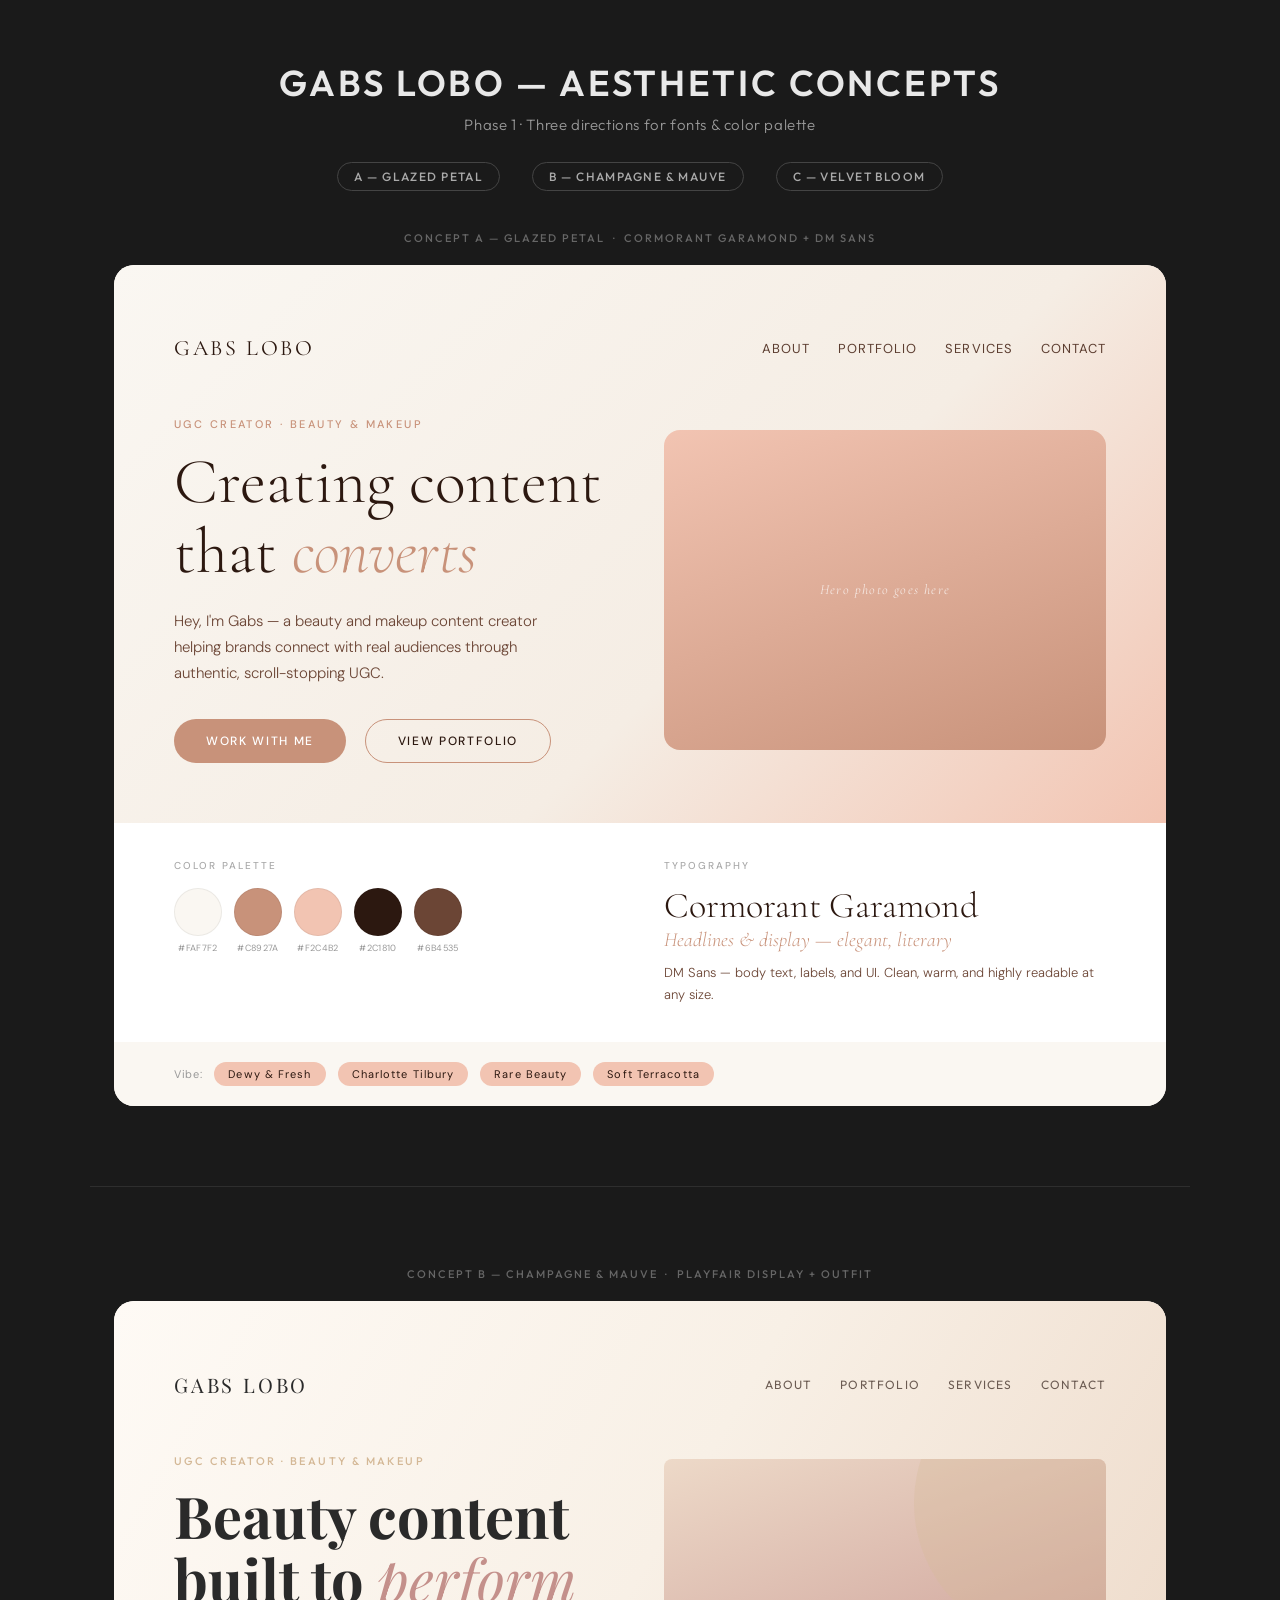
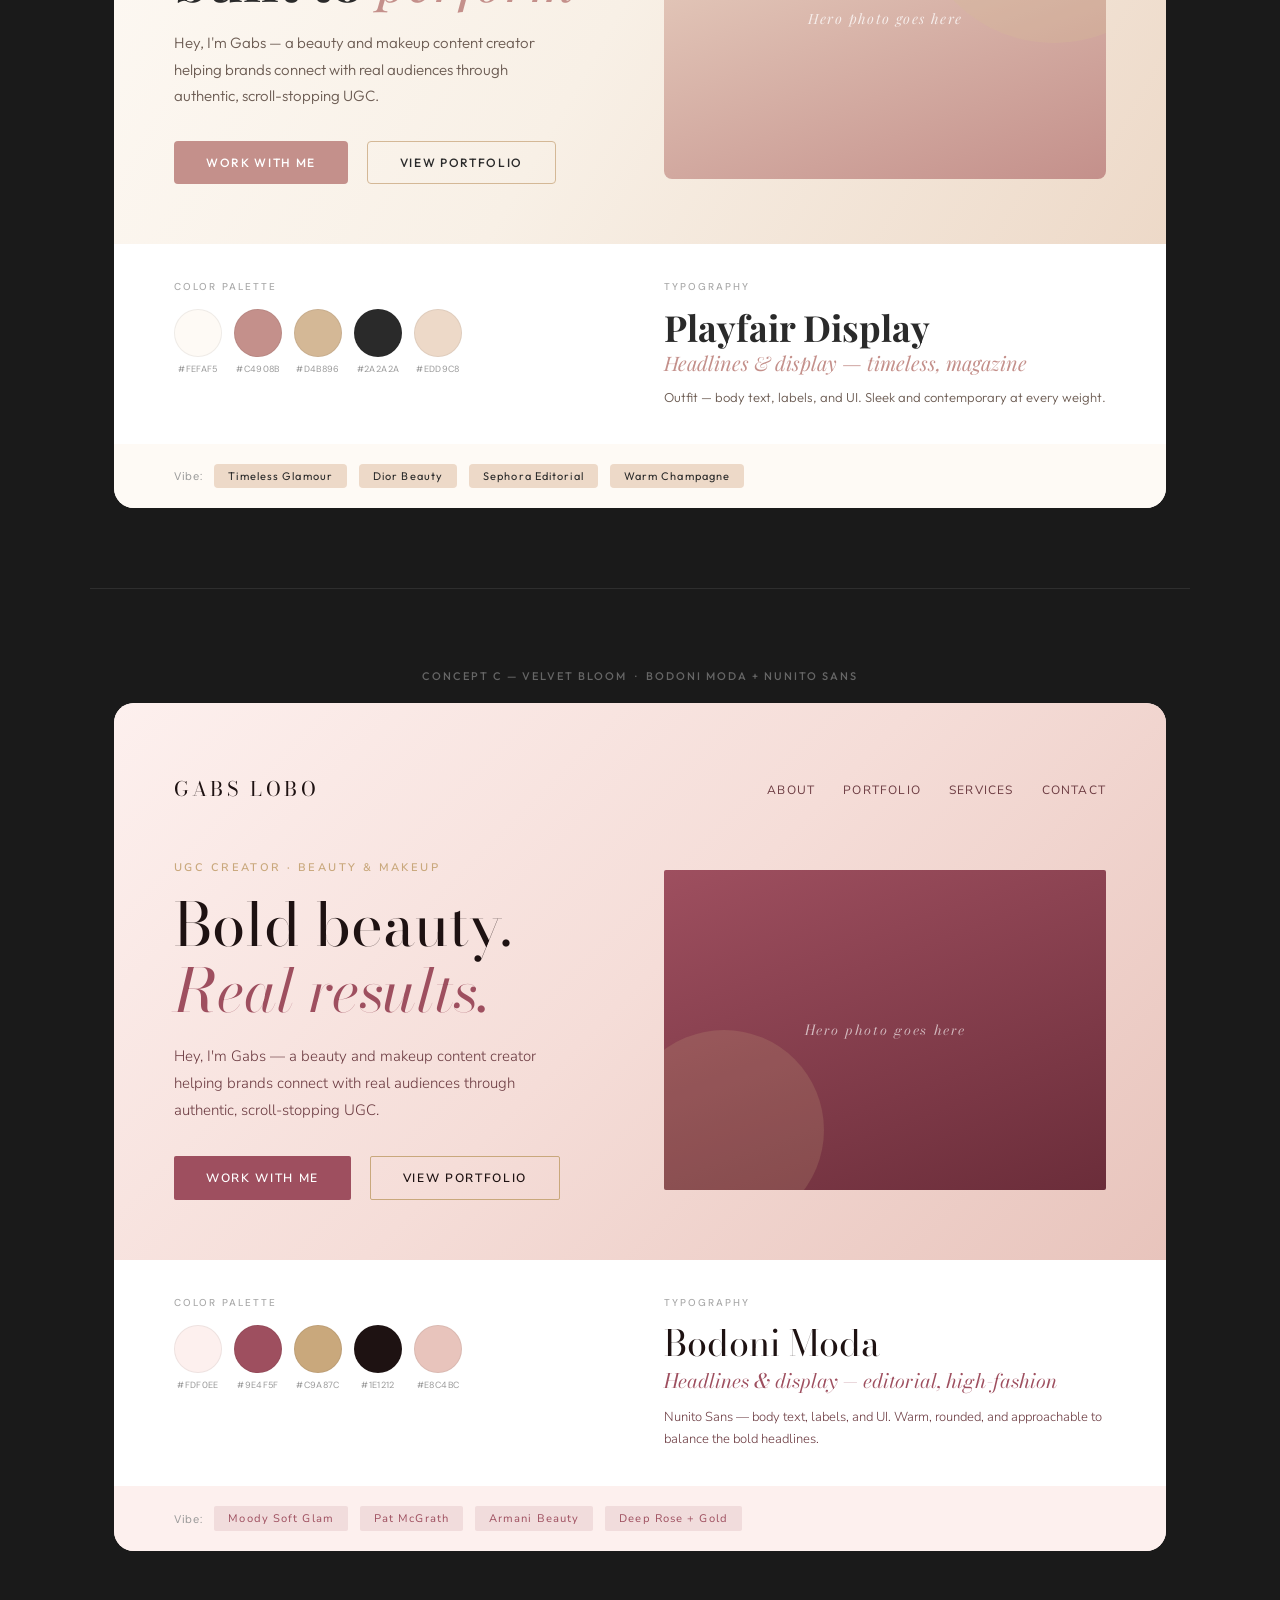
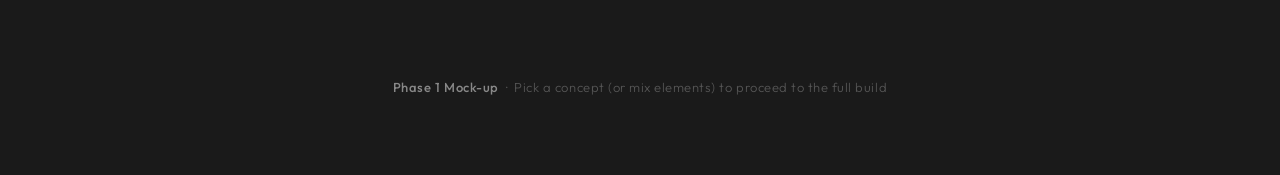
<file: mockup.html>
<!DOCTYPE html>
<html lang="en">
<head>
  <meta charset="UTF-8" />
  <meta name="viewport" content="width=device-width, initial-scale=1.0"/>
  <title>Gabs Lobo — Website Concept Mock-ups</title>
  <link rel="preconnect" href="https://fonts.googleapis.com">
  <link rel="preconnect" href="https://fonts.gstatic.com" crossorigin>
  <link href="https://fonts.googleapis.com/css2?family=Cormorant+Garamond:ital,wght@0,300;0,400;0,600;1,300;1,400&family=DM+Sans:wght@300;400;500&family=Playfair+Display:ital,wght@0,400;0,700;1,400&family=Outfit:wght@300;400;500;600&family=Bodoni+Moda:ital,wght@0,400;0,700;1,400&family=Nunito+Sans:wght@300;400;600&display=swap" rel="stylesheet">

  <style>
    /* ── Base ── */
    *, *::before, *::after { box-sizing: border-box; margin: 0; padding: 0; }

    body {
      background: #1a1a1a;
      font-family: sans-serif;
      color: #fff;
    }

    /* ── Page header ── */
    .page-header {
      text-align: center;
      padding: 60px 24px 40px;
    }
    .page-header h1 {
      font-family: 'Outfit', sans-serif;
      font-size: clamp(22px, 3vw, 36px);
      font-weight: 600;
      letter-spacing: 0.08em;
      text-transform: uppercase;
      color: #e8e8e8;
    }
    .page-header p {
      font-family: 'Outfit', sans-serif;
      font-size: 15px;
      font-weight: 300;
      color: #999;
      margin-top: 10px;
      letter-spacing: 0.04em;
    }
    .concepts-label {
      display: flex;
      justify-content: center;
      gap: 32px;
      margin-top: 28px;
      flex-wrap: wrap;
    }
    .concept-tag {
      font-family: 'Outfit', sans-serif;
      font-size: 12px;
      font-weight: 500;
      letter-spacing: 0.12em;
      text-transform: uppercase;
      padding: 6px 16px;
      border-radius: 100px;
      border: 1px solid #444;
      color: #aaa;
    }

    /* ── Concept wrapper ── */
    .concept {
      max-width: 1100px;
      margin: 0 auto 80px;
      padding: 0 24px;
    }
    .concept-label {
      font-family: 'Outfit', sans-serif;
      font-size: 11px;
      font-weight: 500;
      letter-spacing: 0.18em;
      text-transform: uppercase;
      color: #666;
      margin-bottom: 20px;
      text-align: center;
    }

    /* ── Divider ── */
    .divider {
      border: none;
      border-top: 1px solid #2e2e2e;
      max-width: 1100px;
      margin: 0 auto 80px;
    }


    /* ════════════════════════════════════════
       CONCEPT A — GLAZED PETAL
    ════════════════════════════════════════ */
    .a-card {
      background: #FAF7F2;
      border-radius: 20px;
      overflow: hidden;
    }

    /* Hero */
    .a-hero {
      background: linear-gradient(135deg, #FAF7F2 0%, #F5EDE4 60%, #F2C4B2 100%);
      padding: 70px 60px 60px;
      display: grid;
      grid-template-columns: 1fr 1fr;
      gap: 48px;
      align-items: center;
    }
    .a-nav {
      grid-column: 1 / -1;
      display: flex;
      justify-content: space-between;
      align-items: center;
      margin-bottom: 8px;
    }
    .a-logo {
      font-family: 'Cormorant Garamond', serif;
      font-size: 22px;
      font-weight: 400;
      letter-spacing: 0.12em;
      color: #2C1810;
      text-transform: uppercase;
    }
    .a-nav-links {
      display: flex;
      gap: 28px;
      list-style: none;
    }
    .a-nav-links li a {
      font-family: 'DM Sans', sans-serif;
      font-size: 13px;
      font-weight: 400;
      letter-spacing: 0.08em;
      color: #5C3D30;
      text-decoration: none;
      text-transform: uppercase;
    }
    .a-hero-text {}
    .a-eyebrow {
      font-family: 'DM Sans', sans-serif;
      font-size: 11px;
      font-weight: 500;
      letter-spacing: 0.22em;
      text-transform: uppercase;
      color: #C8927A;
      margin-bottom: 16px;
    }
    .a-h1 {
      font-family: 'Cormorant Garamond', serif;
      font-size: clamp(40px, 5vw, 64px);
      font-weight: 300;
      line-height: 1.1;
      color: #2C1810;
      margin-bottom: 20px;
    }
    .a-h1 em {
      font-style: italic;
      color: #C8927A;
    }
    .a-body {
      font-family: 'DM Sans', sans-serif;
      font-size: 15px;
      font-weight: 300;
      line-height: 1.75;
      color: #6B4535;
      max-width: 400px;
      margin-bottom: 32px;
    }
    .a-btn-primary {
      display: inline-block;
      font-family: 'DM Sans', sans-serif;
      font-size: 12px;
      font-weight: 500;
      letter-spacing: 0.14em;
      text-transform: uppercase;
      background: #C8927A;
      color: #fff;
      padding: 14px 32px;
      border-radius: 100px;
      text-decoration: none;
      margin-right: 14px;
    }
    .a-btn-ghost {
      display: inline-block;
      font-family: 'DM Sans', sans-serif;
      font-size: 12px;
      font-weight: 500;
      letter-spacing: 0.14em;
      text-transform: uppercase;
      background: transparent;
      color: #2C1810;
      padding: 13px 32px;
      border-radius: 100px;
      text-decoration: none;
      border: 1px solid #C8927A;
    }
    .a-hero-image {
      background: linear-gradient(160deg, #F2C4B2 0%, #C8927A 100%);
      border-radius: 16px;
      height: 320px;
      display: flex;
      align-items: center;
      justify-content: center;
    }
    .a-hero-image span {
      font-family: 'Cormorant Garamond', serif;
      font-size: 14px;
      font-style: italic;
      color: rgba(255,255,255,0.7);
      letter-spacing: 0.1em;
    }

    /* Palette + type row */
    .a-details {
      background: #fff;
      padding: 36px 60px;
      display: grid;
      grid-template-columns: 1fr 1fr;
      gap: 48px;
    }
    .detail-section h3 {
      font-family: 'DM Sans', sans-serif;
      font-size: 10px;
      font-weight: 500;
      letter-spacing: 0.2em;
      text-transform: uppercase;
      color: #aaa;
      margin-bottom: 16px;
    }
    .swatches {
      display: flex;
      gap: 12px;
      flex-wrap: wrap;
    }
    .swatch {
      display: flex;
      flex-direction: column;
      align-items: center;
      gap: 6px;
    }
    .swatch-circle {
      width: 48px;
      height: 48px;
      border-radius: 50%;
      border: 1px solid rgba(0,0,0,0.06);
    }
    .swatch-label {
      font-family: 'DM Sans', sans-serif;
      font-size: 9px;
      color: #999;
      letter-spacing: 0.04em;
    }
    .type-sample {}
    .type-sample .t-serif {
      font-family: 'Cormorant Garamond', serif;
      font-size: 36px;
      font-weight: 300;
      color: #2C1810;
      line-height: 1;
      margin-bottom: 4px;
    }
    .type-sample .t-serif-sub {
      font-family: 'Cormorant Garamond', serif;
      font-size: 20px;
      font-weight: 300;
      font-style: italic;
      color: #C8927A;
      margin-bottom: 10px;
    }
    .type-sample .t-sans {
      font-family: 'DM Sans', sans-serif;
      font-size: 13px;
      font-weight: 300;
      color: #6B4535;
      line-height: 1.7;
    }

    /* Vibe tag */
    .vibe-bar {
      background: #FAF7F2;
      padding: 20px 60px;
      display: flex;
      align-items: center;
      gap: 12px;
    }
    .vibe-tag {
      font-family: 'DM Sans', sans-serif;
      font-size: 11px;
      font-weight: 400;
      letter-spacing: 0.1em;
      padding: 5px 14px;
      border-radius: 100px;
      background: #F2C4B2;
      color: #2C1810;
    }
    .vibe-label {
      font-family: 'DM Sans', sans-serif;
      font-size: 11px;
      color: #999;
      letter-spacing: 0.06em;
    }


    /* ════════════════════════════════════════
       CONCEPT B — CHAMPAGNE & MAUVE
    ════════════════════════════════════════ */
    .b-card {
      background: #FEFAF5;
      border-radius: 20px;
      overflow: hidden;
    }

    .b-hero {
      background: linear-gradient(120deg, #FEFAF5 0%, #F8F0E6 50%, #EDD9C8 100%);
      padding: 70px 60px 60px;
      display: grid;
      grid-template-columns: 1fr 1fr;
      gap: 48px;
      align-items: center;
    }
    .b-nav {
      grid-column: 1 / -1;
      display: flex;
      justify-content: space-between;
      align-items: center;
      margin-bottom: 8px;
    }
    .b-logo {
      font-family: 'Playfair Display', serif;
      font-size: 20px;
      font-weight: 400;
      letter-spacing: 0.14em;
      color: #2A2A2A;
      text-transform: uppercase;
    }
    .b-nav-links {
      display: flex;
      gap: 28px;
      list-style: none;
    }
    .b-nav-links li a {
      font-family: 'Outfit', sans-serif;
      font-size: 12px;
      font-weight: 400;
      letter-spacing: 0.1em;
      color: #6B5B52;
      text-decoration: none;
      text-transform: uppercase;
    }
    .b-eyebrow {
      font-family: 'Outfit', sans-serif;
      font-size: 11px;
      font-weight: 500;
      letter-spacing: 0.22em;
      text-transform: uppercase;
      color: #D4B896;
      margin-bottom: 16px;
    }
    .b-h1 {
      font-family: 'Playfair Display', serif;
      font-size: clamp(38px, 4.5vw, 58px);
      font-weight: 700;
      line-height: 1.1;
      color: #2A2A2A;
      margin-bottom: 20px;
    }
    .b-h1 em {
      font-style: italic;
      font-weight: 400;
      color: #C4908B;
    }
    .b-body {
      font-family: 'Outfit', sans-serif;
      font-size: 15px;
      font-weight: 300;
      line-height: 1.75;
      color: #6B5B52;
      max-width: 400px;
      margin-bottom: 32px;
    }
    .b-btn-primary {
      display: inline-block;
      font-family: 'Outfit', sans-serif;
      font-size: 12px;
      font-weight: 500;
      letter-spacing: 0.14em;
      text-transform: uppercase;
      background: #C4908B;
      color: #fff;
      padding: 14px 32px;
      border-radius: 4px;
      text-decoration: none;
      margin-right: 14px;
    }
    .b-btn-ghost {
      display: inline-block;
      font-family: 'Outfit', sans-serif;
      font-size: 12px;
      font-weight: 500;
      letter-spacing: 0.14em;
      text-transform: uppercase;
      background: transparent;
      color: #2A2A2A;
      padding: 13px 32px;
      border-radius: 4px;
      text-decoration: none;
      border: 1px solid #D4B896;
    }
    .b-hero-image {
      background: linear-gradient(160deg, #EDD9C8 0%, #C4908B 100%);
      border-radius: 8px;
      height: 320px;
      display: flex;
      align-items: center;
      justify-content: center;
      position: relative;
      overflow: hidden;
    }
    .b-hero-image::before {
      content: '';
      position: absolute;
      top: -30%;
      right: -20%;
      width: 280px;
      height: 280px;
      background: rgba(212, 184, 150, 0.3);
      border-radius: 50%;
    }
    .b-hero-image span {
      font-family: 'Playfair Display', serif;
      font-size: 14px;
      font-style: italic;
      color: rgba(255,255,255,0.75);
      letter-spacing: 0.1em;
      position: relative;
      z-index: 1;
    }

    .b-details {
      background: #fff;
      padding: 36px 60px;
      display: grid;
      grid-template-columns: 1fr 1fr;
      gap: 48px;
    }
    .b-type-sample .t-serif {
      font-family: 'Playfair Display', serif;
      font-size: 36px;
      font-weight: 700;
      color: #2A2A2A;
      line-height: 1;
      margin-bottom: 4px;
    }
    .b-type-sample .t-serif-sub {
      font-family: 'Playfair Display', serif;
      font-size: 20px;
      font-weight: 400;
      font-style: italic;
      color: #C4908B;
      margin-bottom: 10px;
    }
    .b-type-sample .t-sans {
      font-family: 'Outfit', sans-serif;
      font-size: 13px;
      font-weight: 300;
      color: #6B5B52;
      line-height: 1.7;
    }
    .b-vibe-bar {
      background: #FEFAF5;
      padding: 20px 60px;
      display: flex;
      align-items: center;
      gap: 12px;
    }
    .b-vibe-tag {
      font-family: 'Outfit', sans-serif;
      font-size: 11px;
      font-weight: 400;
      letter-spacing: 0.1em;
      padding: 5px 14px;
      border-radius: 4px;
      background: #EDD9C8;
      color: #2A2A2A;
    }


    /* ════════════════════════════════════════
       CONCEPT C — VELVET BLOOM
    ════════════════════════════════════════ */
    .c-card {
      background: #FDF0EE;
      border-radius: 20px;
      overflow: hidden;
    }

    .c-hero {
      background: linear-gradient(135deg, #FDF0EE 0%, #F5DDD8 50%, #E8C4BC 100%);
      padding: 70px 60px 60px;
      display: grid;
      grid-template-columns: 1fr 1fr;
      gap: 48px;
      align-items: center;
    }
    .c-nav {
      grid-column: 1 / -1;
      display: flex;
      justify-content: space-between;
      align-items: center;
      margin-bottom: 8px;
    }
    .c-logo {
      font-family: 'Bodoni Moda', serif;
      font-size: 20px;
      font-weight: 400;
      letter-spacing: 0.18em;
      color: #1E1212;
      text-transform: uppercase;
    }
    .c-nav-links {
      display: flex;
      gap: 28px;
      list-style: none;
    }
    .c-nav-links li a {
      font-family: 'Nunito Sans', sans-serif;
      font-size: 12px;
      font-weight: 400;
      letter-spacing: 0.1em;
      color: #6B3A40;
      text-decoration: none;
      text-transform: uppercase;
    }
    .c-eyebrow {
      font-family: 'Nunito Sans', sans-serif;
      font-size: 11px;
      font-weight: 600;
      letter-spacing: 0.22em;
      text-transform: uppercase;
      color: #C9A87C;
      margin-bottom: 16px;
    }
    .c-h1 {
      font-family: 'Bodoni Moda', serif;
      font-size: clamp(38px, 4.8vw, 60px);
      font-weight: 400;
      line-height: 1.1;
      color: #1E1212;
      margin-bottom: 20px;
    }
    .c-h1 em {
      font-style: italic;
      color: #9E4F5F;
    }
    .c-body {
      font-family: 'Nunito Sans', sans-serif;
      font-size: 15px;
      font-weight: 300;
      line-height: 1.8;
      color: #6B3A40;
      max-width: 400px;
      margin-bottom: 32px;
    }
    .c-btn-primary {
      display: inline-block;
      font-family: 'Nunito Sans', sans-serif;
      font-size: 12px;
      font-weight: 600;
      letter-spacing: 0.14em;
      text-transform: uppercase;
      background: #9E4F5F;
      color: #fff;
      padding: 14px 32px;
      border-radius: 2px;
      text-decoration: none;
      margin-right: 14px;
    }
    .c-btn-ghost {
      display: inline-block;
      font-family: 'Nunito Sans', sans-serif;
      font-size: 12px;
      font-weight: 600;
      letter-spacing: 0.14em;
      text-transform: uppercase;
      background: transparent;
      color: #1E1212;
      padding: 13px 32px;
      border-radius: 2px;
      text-decoration: none;
      border: 1px solid #C9A87C;
    }
    .c-hero-image {
      background: linear-gradient(160deg, #9E4F5F 0%, #6B2D3A 100%);
      border-radius: 2px;
      height: 320px;
      display: flex;
      align-items: center;
      justify-content: center;
      position: relative;
      overflow: hidden;
    }
    .c-hero-image::after {
      content: '';
      position: absolute;
      bottom: -40px;
      left: -40px;
      width: 200px;
      height: 200px;
      background: rgba(201, 168, 124, 0.2);
      border-radius: 50%;
    }
    .c-hero-image span {
      font-family: 'Bodoni Moda', serif;
      font-size: 14px;
      font-style: italic;
      color: rgba(255,255,255,0.65);
      letter-spacing: 0.12em;
      position: relative;
      z-index: 1;
    }

    .c-details {
      background: #fff;
      padding: 36px 60px;
      display: grid;
      grid-template-columns: 1fr 1fr;
      gap: 48px;
    }
    .c-type-sample .t-serif {
      font-family: 'Bodoni Moda', serif;
      font-size: 36px;
      font-weight: 400;
      color: #1E1212;
      line-height: 1;
      margin-bottom: 4px;
    }
    .c-type-sample .t-serif-sub {
      font-family: 'Bodoni Moda', serif;
      font-size: 20px;
      font-weight: 400;
      font-style: italic;
      color: #9E4F5F;
      margin-bottom: 10px;
    }
    .c-type-sample .t-sans {
      font-family: 'Nunito Sans', sans-serif;
      font-size: 13px;
      font-weight: 300;
      color: #6B3A40;
      line-height: 1.7;
    }
    .c-vibe-bar {
      background: #FDF0EE;
      padding: 20px 60px;
      display: flex;
      align-items: center;
      gap: 12px;
    }
    .c-vibe-tag {
      font-family: 'Nunito Sans', sans-serif;
      font-size: 11px;
      font-weight: 400;
      letter-spacing: 0.1em;
      padding: 5px 14px;
      border-radius: 2px;
      background: rgba(158, 79, 95, 0.12);
      color: #9E4F5F;
    }

    /* ── Footer note ── */
    .page-footer {
      text-align: center;
      padding: 48px 24px 80px;
      font-family: 'Outfit', sans-serif;
      font-size: 13px;
      font-weight: 300;
      color: #555;
      letter-spacing: 0.04em;
    }
    .page-footer strong {
      color: #888;
      font-weight: 500;
    }

    @media (max-width: 700px) {
      .a-hero, .b-hero, .c-hero { grid-template-columns: 1fr; padding: 40px 28px; }
      .a-hero-image, .b-hero-image, .c-hero-image { height: 200px; }
      .a-details, .b-details, .c-details { grid-template-columns: 1fr; padding: 28px; }
      .a-nav, .b-nav, .c-nav { flex-direction: column; gap: 16px; text-align: center; }
      .a-nav-links, .b-nav-links, .c-nav-links { gap: 16px; }
      .vibe-bar, .b-vibe-bar, .c-vibe-bar { padding: 16px 28px; flex-wrap: wrap; }
    }
  </style>
</head>
<body>

  <!-- ── Page header ── -->
  <header class="page-header">
    <h1>Gabs Lobo — Aesthetic Concepts</h1>
    <p>Phase 1 · Three directions for fonts &amp; color palette</p>
    <div class="concepts-label">
      <span class="concept-tag">A — Glazed Petal</span>
      <span class="concept-tag">B — Champagne &amp; Mauve</span>
      <span class="concept-tag">C — Velvet Bloom</span>
    </div>
  </header>


  <!-- ════════════════════════════════
       CONCEPT A
  ════════════════════════════════ -->
  <section class="concept">
    <p class="concept-label">Concept A — Glazed Petal &nbsp;·&nbsp; Cormorant Garamond + DM Sans</p>
    <div class="a-card">

      <!-- Hero preview -->
      <div class="a-hero">
        <nav class="a-nav">
          <span class="a-logo">Gabs Lobo</span>
          <ul class="a-nav-links">
            <li><a href="#">About</a></li>
            <li><a href="#">Portfolio</a></li>
            <li><a href="#">Services</a></li>
            <li><a href="#">Contact</a></li>
          </ul>
        </nav>

        <div class="a-hero-text">
          <p class="a-eyebrow">UGC Creator · Beauty &amp; Makeup</p>
          <h1 class="a-h1">Creating content<br>that <em>converts</em></h1>
          <p class="a-body">Hey, I'm Gabs — a beauty and makeup content creator helping brands connect with real audiences through authentic, scroll-stopping UGC.</p>
          <a href="#" class="a-btn-primary">Work with me</a>
          <a href="#" class="a-btn-ghost">View portfolio</a>
        </div>

        <div class="a-hero-image">
          <span>Hero photo goes here</span>
        </div>
      </div>

      <!-- Details row -->
      <div class="a-details">
        <div class="detail-section">
          <h3>Color Palette</h3>
          <div class="swatches">
            <div class="swatch">
              <div class="swatch-circle" style="background:#FAF7F2;"></div>
              <span class="swatch-label">#FAF7F2</span>
            </div>
            <div class="swatch">
              <div class="swatch-circle" style="background:#C8927A;"></div>
              <span class="swatch-label">#C8927A</span>
            </div>
            <div class="swatch">
              <div class="swatch-circle" style="background:#F2C4B2;"></div>
              <span class="swatch-label">#F2C4B2</span>
            </div>
            <div class="swatch">
              <div class="swatch-circle" style="background:#2C1810;"></div>
              <span class="swatch-label">#2C1810</span>
            </div>
            <div class="swatch">
              <div class="swatch-circle" style="background:#6B4535;"></div>
              <span class="swatch-label">#6B4535</span>
            </div>
          </div>
        </div>
        <div class="detail-section">
          <h3>Typography</h3>
          <div class="type-sample">
            <div class="t-serif">Cormorant Garamond</div>
            <div class="t-serif-sub">Headlines &amp; display — elegant, literary</div>
            <div class="t-sans">DM Sans — body text, labels, and UI. Clean, warm, and highly readable at any size.</div>
          </div>
        </div>
      </div>

      <!-- Vibe tags -->
      <div class="vibe-bar">
        <span class="vibe-label">Vibe:</span>
        <span class="vibe-tag">Dewy &amp; Fresh</span>
        <span class="vibe-tag">Charlotte Tilbury</span>
        <span class="vibe-tag">Rare Beauty</span>
        <span class="vibe-tag">Soft Terracotta</span>
      </div>

    </div>
  </section>

  <hr class="divider" />


  <!-- ════════════════════════════════
       CONCEPT B
  ════════════════════════════════ -->
  <section class="concept">
    <p class="concept-label">Concept B — Champagne &amp; Mauve &nbsp;·&nbsp; Playfair Display + Outfit</p>
    <div class="b-card">

      <div class="b-hero">
        <nav class="b-nav">
          <span class="b-logo">Gabs Lobo</span>
          <ul class="b-nav-links">
            <li><a href="#">About</a></li>
            <li><a href="#">Portfolio</a></li>
            <li><a href="#">Services</a></li>
            <li><a href="#">Contact</a></li>
          </ul>
        </nav>

        <div>
          <p class="b-eyebrow">UGC Creator · Beauty &amp; Makeup</p>
          <h1 class="b-h1">Beauty content<br>built to <em>perform</em></h1>
          <p class="b-body">Hey, I'm Gabs — a beauty and makeup content creator helping brands connect with real audiences through authentic, scroll-stopping UGC.</p>
          <a href="#" class="b-btn-primary">Work with me</a>
          <a href="#" class="b-btn-ghost">View portfolio</a>
        </div>

        <div class="b-hero-image">
          <span>Hero photo goes here</span>
        </div>
      </div>

      <div class="b-details">
        <div class="detail-section">
          <h3>Color Palette</h3>
          <div class="swatches">
            <div class="swatch">
              <div class="swatch-circle" style="background:#FEFAF5;"></div>
              <span class="swatch-label">#FEFAF5</span>
            </div>
            <div class="swatch">
              <div class="swatch-circle" style="background:#C4908B;"></div>
              <span class="swatch-label">#C4908B</span>
            </div>
            <div class="swatch">
              <div class="swatch-circle" style="background:#D4B896;"></div>
              <span class="swatch-label">#D4B896</span>
            </div>
            <div class="swatch">
              <div class="swatch-circle" style="background:#2A2A2A;"></div>
              <span class="swatch-label">#2A2A2A</span>
            </div>
            <div class="swatch">
              <div class="swatch-circle" style="background:#EDD9C8;"></div>
              <span class="swatch-label">#EDD9C8</span>
            </div>
          </div>
        </div>
        <div class="detail-section">
          <h3>Typography</h3>
          <div class="b-type-sample">
            <div class="t-serif">Playfair Display</div>
            <div class="t-serif-sub">Headlines &amp; display — timeless, magazine</div>
            <div class="t-sans">Outfit — body text, labels, and UI. Sleek and contemporary at every weight.</div>
          </div>
        </div>
      </div>

      <div class="b-vibe-bar">
        <span class="vibe-label">Vibe:</span>
        <span class="b-vibe-tag">Timeless Glamour</span>
        <span class="b-vibe-tag">Dior Beauty</span>
        <span class="b-vibe-tag">Sephora Editorial</span>
        <span class="b-vibe-tag">Warm Champagne</span>
      </div>

    </div>
  </section>

  <hr class="divider" />


  <!-- ════════════════════════════════
       CONCEPT C
  ════════════════════════════════ -->
  <section class="concept">
    <p class="concept-label">Concept C — Velvet Bloom &nbsp;·&nbsp; Bodoni Moda + Nunito Sans</p>
    <div class="c-card">

      <div class="c-hero">
        <nav class="c-nav">
          <span class="c-logo">Gabs Lobo</span>
          <ul class="c-nav-links">
            <li><a href="#">About</a></li>
            <li><a href="#">Portfolio</a></li>
            <li><a href="#">Services</a></li>
            <li><a href="#">Contact</a></li>
          </ul>
        </nav>

        <div>
          <p class="c-eyebrow">UGC Creator · Beauty &amp; Makeup</p>
          <h1 class="c-h1">Bold beauty.<br><em>Real results.</em></h1>
          <p class="c-body">Hey, I'm Gabs — a beauty and makeup content creator helping brands connect with real audiences through authentic, scroll-stopping UGC.</p>
          <a href="#" class="c-btn-primary">Work with me</a>
          <a href="#" class="c-btn-ghost">View portfolio</a>
        </div>

        <div class="c-hero-image">
          <span>Hero photo goes here</span>
        </div>
      </div>

      <div class="c-details">
        <div class="detail-section">
          <h3>Color Palette</h3>
          <div class="swatches">
            <div class="swatch">
              <div class="swatch-circle" style="background:#FDF0EE;"></div>
              <span class="swatch-label">#FDF0EE</span>
            </div>
            <div class="swatch">
              <div class="swatch-circle" style="background:#9E4F5F;"></div>
              <span class="swatch-label">#9E4F5F</span>
            </div>
            <div class="swatch">
              <div class="swatch-circle" style="background:#C9A87C;"></div>
              <span class="swatch-label">#C9A87C</span>
            </div>
            <div class="swatch">
              <div class="swatch-circle" style="background:#1E1212;"></div>
              <span class="swatch-label">#1E1212</span>
            </div>
            <div class="swatch">
              <div class="swatch-circle" style="background:#E8C4BC;"></div>
              <span class="swatch-label">#E8C4BC</span>
            </div>
          </div>
        </div>
        <div class="detail-section">
          <h3>Typography</h3>
          <div class="c-type-sample">
            <div class="t-serif">Bodoni Moda</div>
            <div class="t-serif-sub">Headlines &amp; display — editorial, high-fashion</div>
            <div class="t-sans">Nunito Sans — body text, labels, and UI. Warm, rounded, and approachable to balance the bold headlines.</div>
          </div>
        </div>
      </div>

      <div class="c-vibe-bar">
        <span class="vibe-label">Vibe:</span>
        <span class="c-vibe-tag">Moody Soft Glam</span>
        <span class="c-vibe-tag">Pat McGrath</span>
        <span class="c-vibe-tag">Armani Beauty</span>
        <span class="c-vibe-tag">Deep Rose + Gold</span>
      </div>

    </div>
  </section>


  <!-- ── Footer note ── -->
  <footer class="page-footer">
    <strong>Phase 1 Mock-up</strong> &nbsp;·&nbsp; Pick a concept (or mix elements) to proceed to the full build
  </footer>

</body>
</html>
</file>
